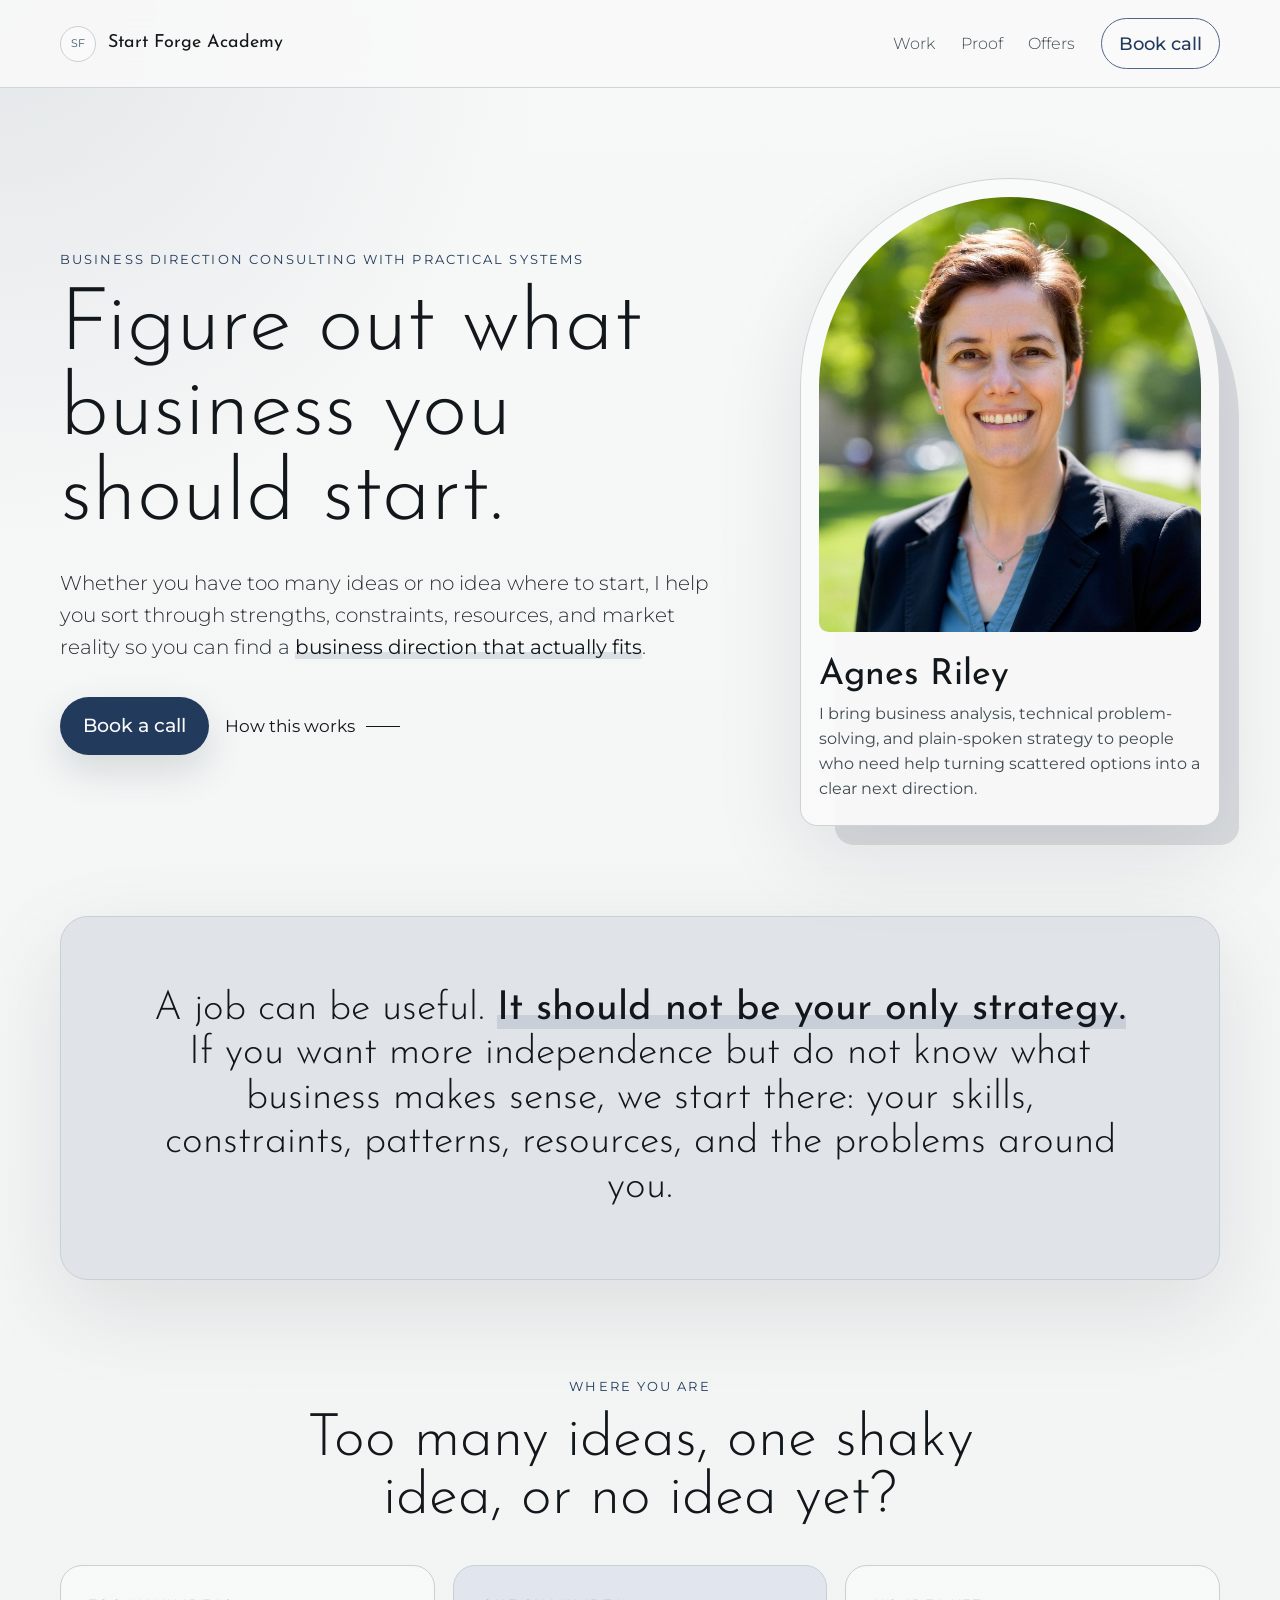
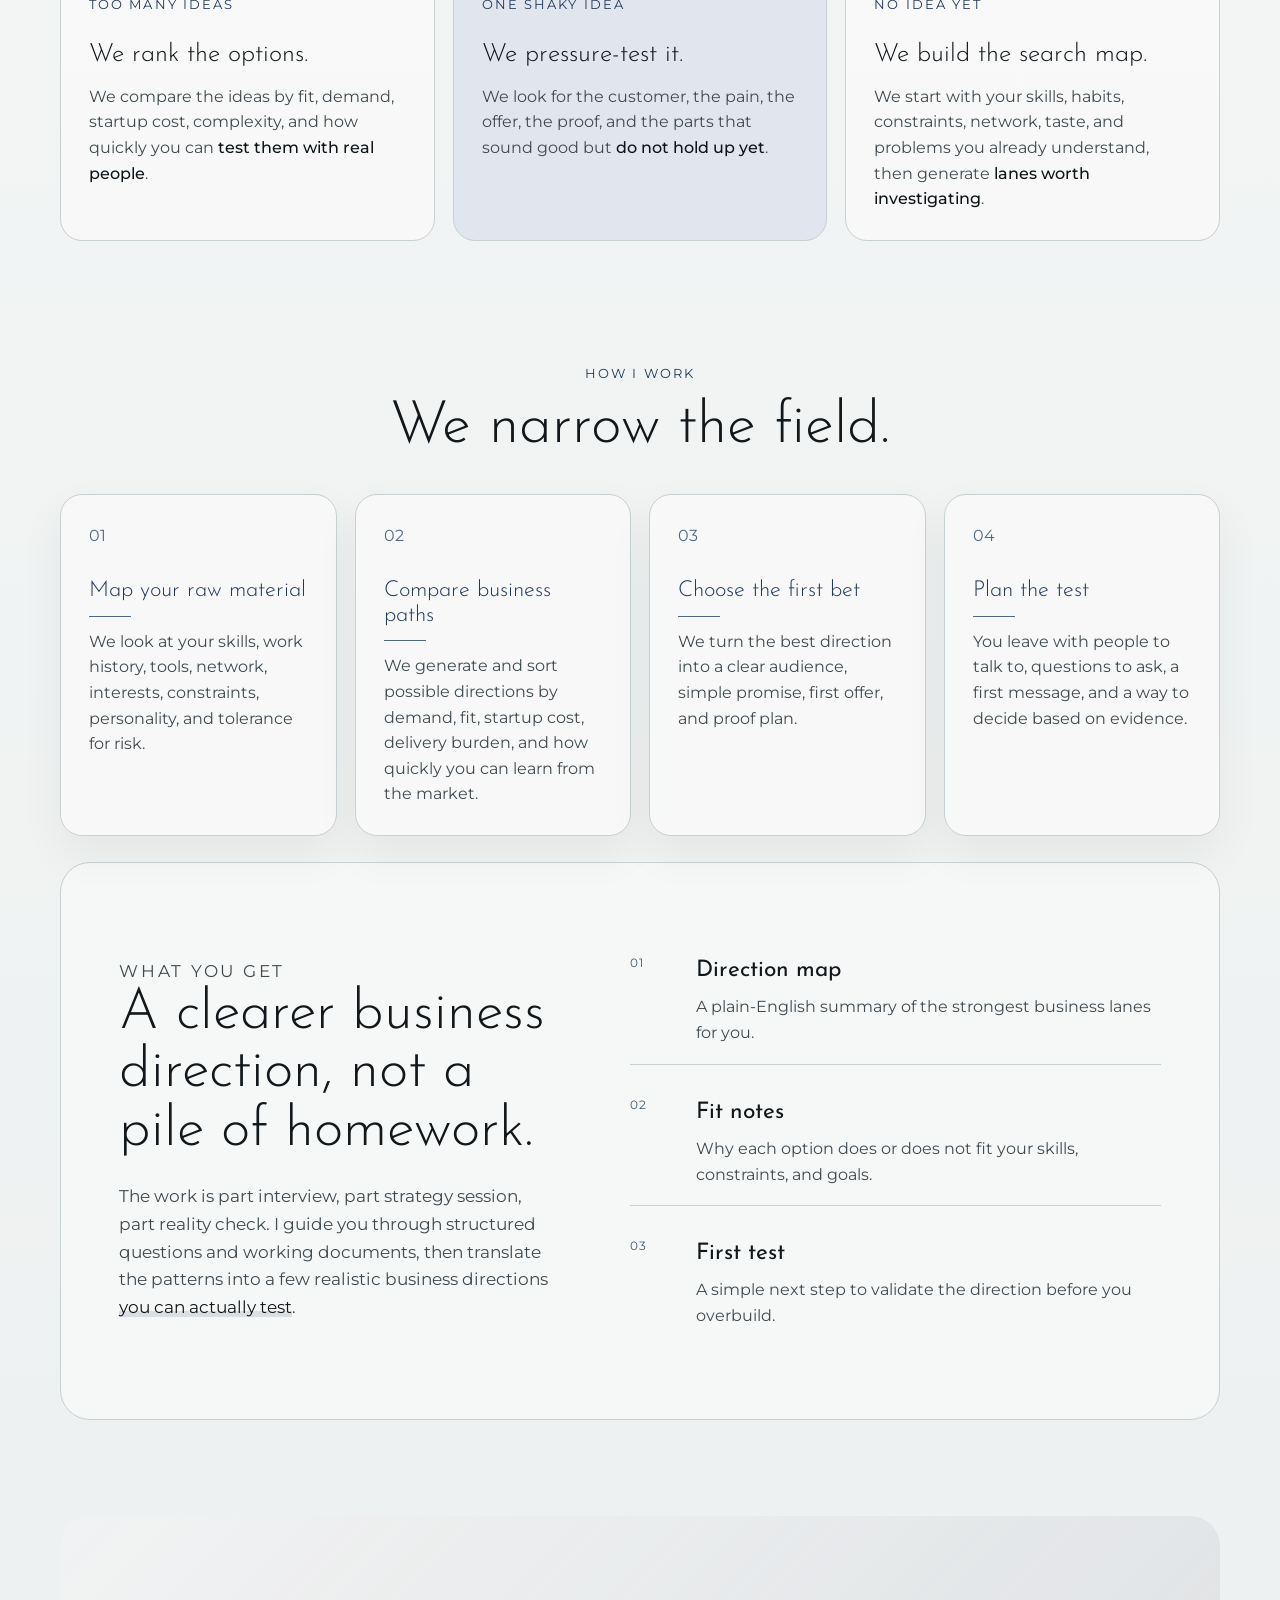
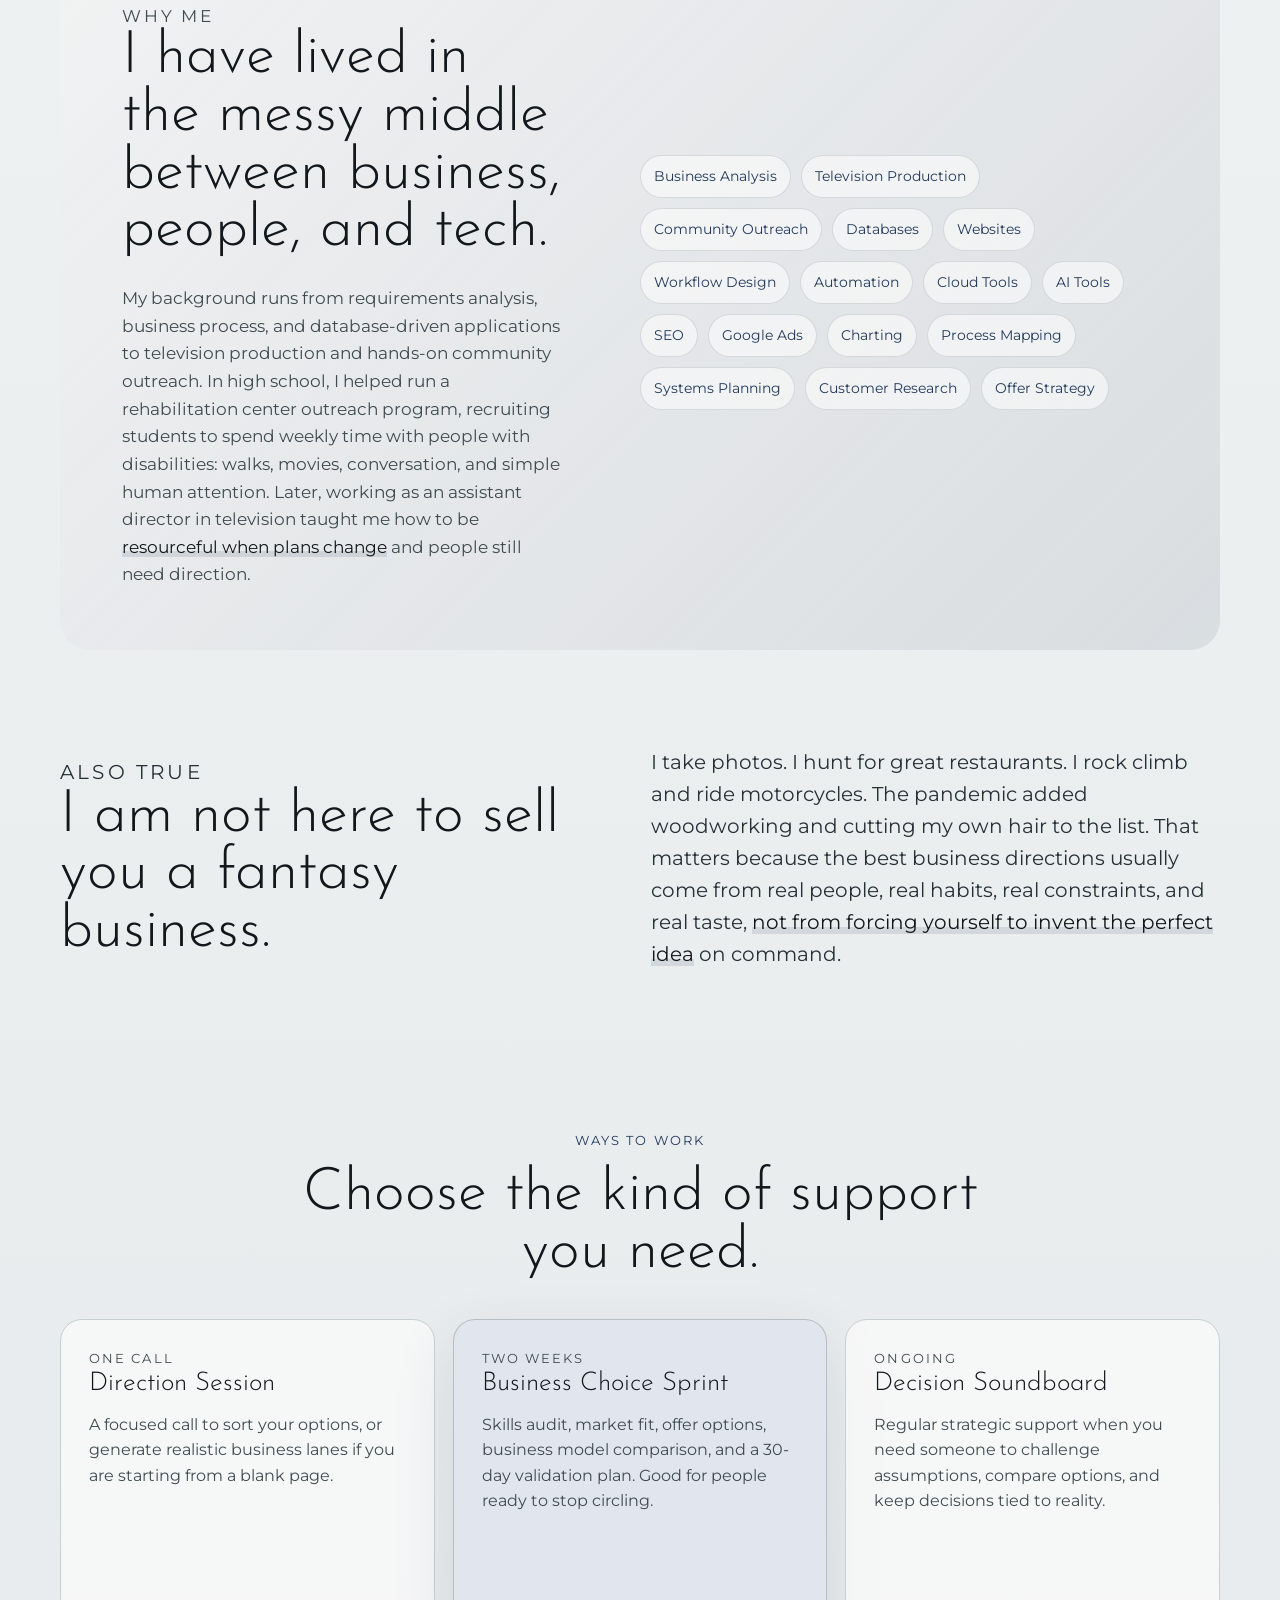
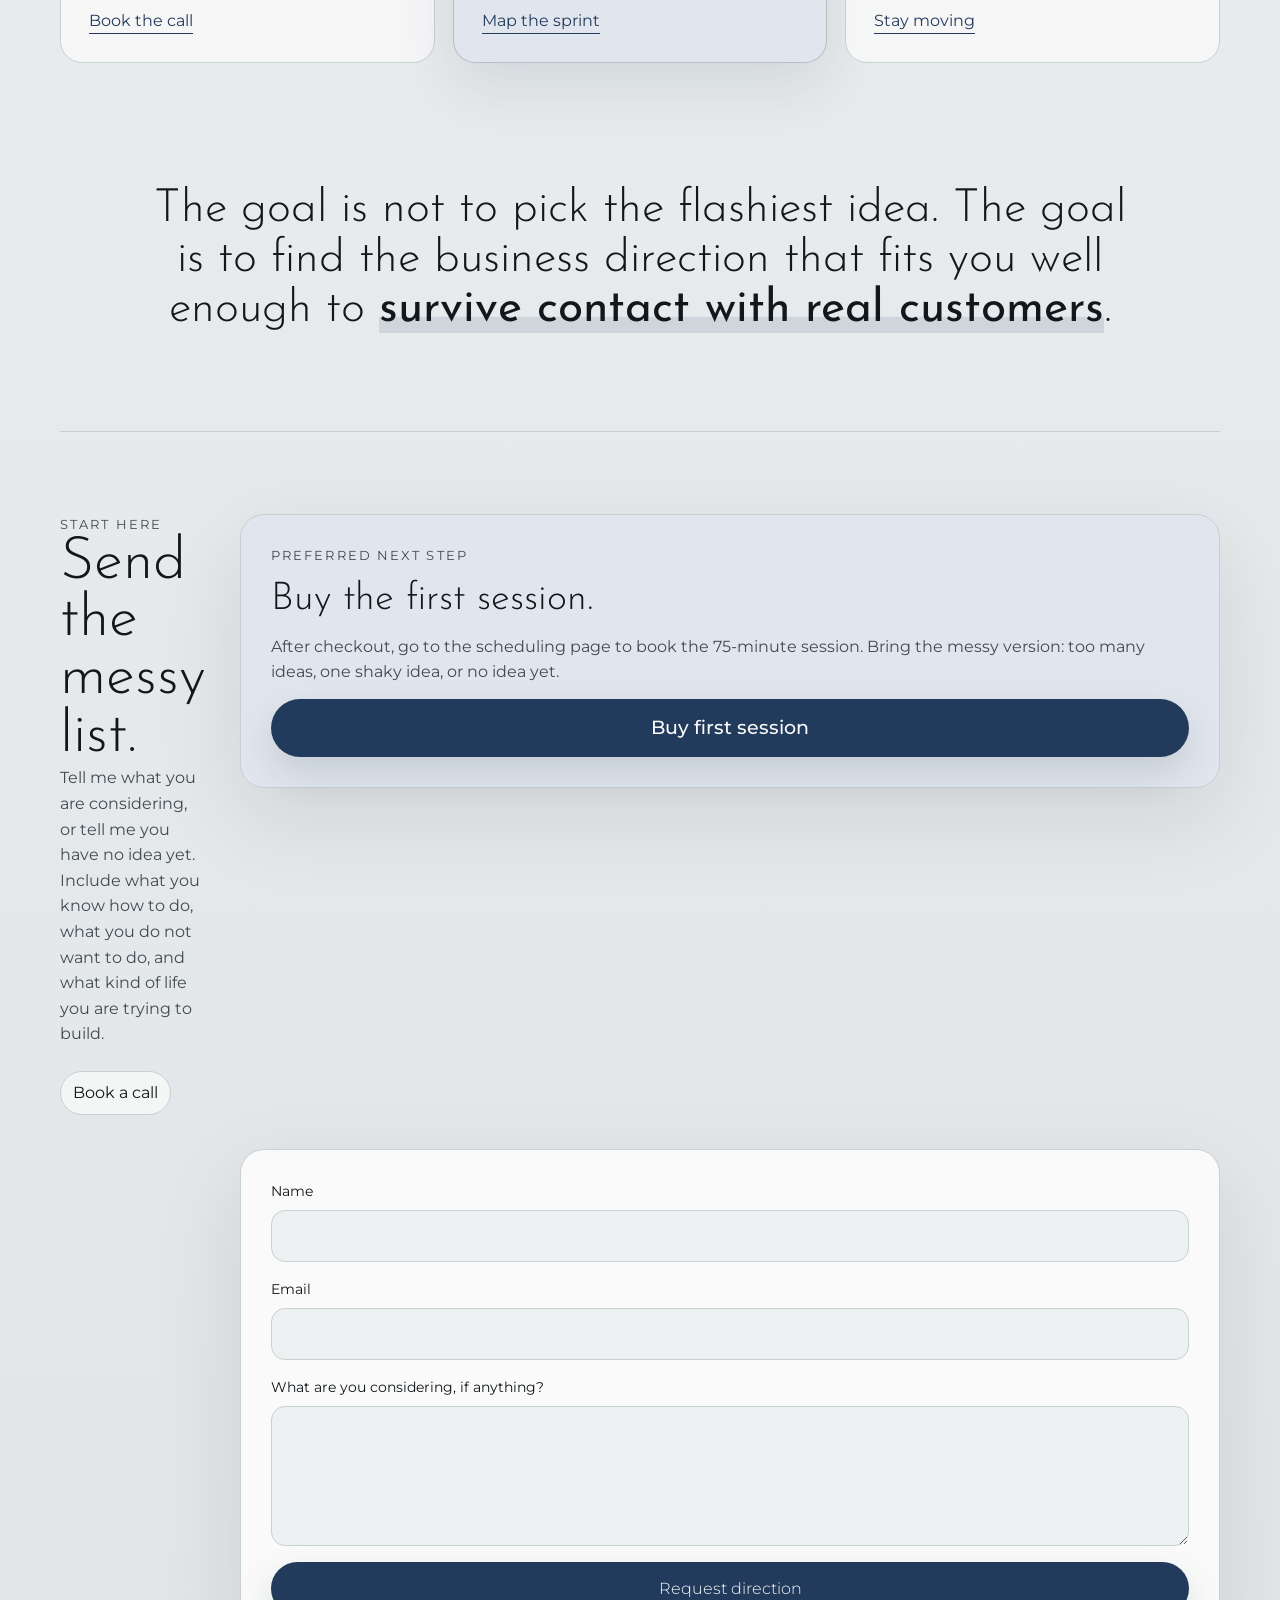
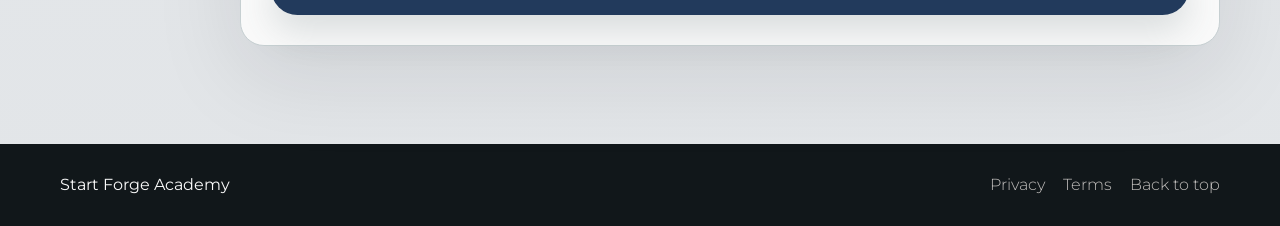
<file: index.html>
<!doctype html>
<html lang="en">
  <head>
    <meta charset="utf-8">
    <meta name="viewport" content="width=device-width, initial-scale=1">
    <title>Start Forge Academy | Figure Out What Business to Start</title>
    <meta
      name="description"
      content="Business direction consulting for people with too many ideas, one shaky idea, or no idea yet. Work with Agnes Riley to choose a realistic business direction."
    >
    <link rel="canonical" href="https://startforge.academy/">
    <meta name="robots" content="index,follow">
    <meta name="theme-color" content="#223a5c">
    <meta property="og:site_name" content="Start Forge Academy">
    <meta property="og:type" content="website">
    <meta property="og:locale" content="en_US">
    <meta property="og:url" content="https://startforge.academy/">
    <meta property="og:title" content="Start Forge Academy | Figure Out What Business to Start">
    <meta
      property="og:description"
      content="Business direction consulting for people with too many ideas, one shaky idea, or no idea yet."
    >
    <meta property="og:image" content="https://startforge.academy/assets/og-start-forge.png">
    <meta property="og:image:secure_url" content="https://startforge.academy/assets/og-start-forge.png">
    <meta property="og:image:type" content="image/png">
    <meta property="og:image:width" content="1200">
    <meta property="og:image:height" content="630">
    <meta property="og:image:alt" content="Start Forge Academy business direction consulting with Agnes Riley">
    <meta name="twitter:card" content="summary_large_image">
    <meta name="twitter:title" content="Start Forge Academy | Figure Out What Business to Start">
    <meta
      name="twitter:description"
      content="Business direction consulting for people with too many ideas, one shaky idea, or no idea yet."
    >
    <meta name="twitter:image" content="https://startforge.academy/assets/og-start-forge.png">
    <link rel="icon" href="/favicon.ico" sizes="any">
    <link rel="icon" href="/assets/favicon.svg" type="image/svg+xml">
    <link rel="icon" href="/assets/favicon-32.png" type="image/png" sizes="32x32">
    <link rel="apple-touch-icon" href="/assets/favicon-180.png">
    <link rel="manifest" href="/site.webmanifest">
    <link rel="preconnect" href="https://fonts.googleapis.com">
    <link rel="preconnect" href="https://fonts.gstatic.com" crossorigin>
    <link
      href="https://fonts.googleapis.com/css2?family=Josefin+Sans:wght@300;400&family=Montserrat:wght@300;400;500&display=swap"
      rel="stylesheet"
    >
    <link rel="preload" href="assets/agnes-riley.jpg" as="image">
    <link rel="stylesheet" href="styles.css">
    <script type="application/ld+json">
      {
        "@context": "https://schema.org",
        "@type": "ProfessionalService",
        "name": "Start Forge Academy",
        "url": "https://startforge.academy/",
        "image": "https://startforge.academy/assets/og-start-forge.png",
        "description": "Business direction consulting for people deciding what business to start.",
        "founder": {
          "@type": "Person",
          "name": "Agnes Riley"
        },
        "areaServed": {
          "@type": "Country",
          "name": "United States"
        },
        "serviceType": [
          "Business direction consulting",
          "Business idea evaluation",
          "Offer strategy",
          "Business validation planning"
        ],
        "priceRange": "$$"
      }
    </script>
  </head>
  <body>
    <header class="site-header" aria-label="Primary navigation">
      <a class="brand" href="#top" aria-label="Start Forge Academy home">
        <span class="brand-mark" aria-hidden="true">SF</span>
        <span>Start Forge Academy</span>
      </a>
      <nav class="nav-links" aria-label="Main">
        <a href="#work">Work</a>
        <a href="#proof">Proof</a>
        <a href="#offers">Offers</a>
        <a class="nav-cta" href="https://buy.stripe.com/eVqcMY9096f96THfgBgIo00" target="_blank" rel="noopener">Book call</a>
      </nav>
    </header>

    <main id="top">
      <section class="hero" aria-labelledby="hero-title">
        <div class="hero-copy">
          <p class="eyebrow">Business direction consulting with practical systems</p>
          <h1 id="hero-title">Figure out what business you should start.</h1>
          <p class="lede">
            Whether you have too many ideas or no idea where to start, I help you sort through
            strengths, constraints, resources, and market reality so you can find a
            <strong>business direction that actually fits</strong>.
          </p>
          <div class="hero-actions" aria-label="Primary actions">
            <a class="button button-primary" href="https://buy.stripe.com/eVqcMY9096f96THfgBgIo00" target="_blank" rel="noopener">Book a call</a>
            <a class="text-action" href="#work">How this works</a>
          </div>
        </div>

        <aside class="profile-card" aria-label="About Agnes Riley">
          <img src="assets/agnes-riley.jpg" alt="Agnes Riley">
          <p class="profile-name">Agnes Riley</p>
          <p>
            I bring business analysis, technical problem-solving, and plain-spoken strategy to
            people who need help turning scattered options into a clear next direction.
          </p>
        </aside>
      </section>

      <section class="note-panel" aria-label="Point of view">
        <p>
          A job can be useful. <strong>It should not be your only strategy.</strong> If you want
          more independence but do not know what business makes sense, we start there: your skills,
          constraints, patterns, resources, and the problems around you.
        </p>
      </section>

      <section class="paths" aria-labelledby="paths-title">
        <div class="section-heading">
          <p class="section-kicker">Where you are</p>
          <h2 id="paths-title">Too many ideas, one shaky idea, or no idea yet?</h2>
        </div>
        <div class="path-grid">
          <article>
            <p class="path-label">Too many ideas</p>
            <h3>We rank the options.</h3>
            <p>
              We compare the ideas by fit, demand, startup cost, complexity, and how quickly you
              can <strong>test them with real people</strong>.
            </p>
          </article>
          <article>
            <p class="path-label">One shaky idea</p>
            <h3>We pressure-test it.</h3>
            <p>
              We look for the customer, the pain, the offer, the proof, and the parts that sound
              good but <strong>do not hold up yet</strong>.
            </p>
          </article>
          <article>
            <p class="path-label">No idea yet</p>
            <h3>We build the search map.</h3>
            <p>
              We start with your skills, habits, constraints, network, taste, and problems you
              already understand, then generate <strong>lanes worth investigating</strong>.
            </p>
          </article>
        </div>
      </section>

      <section class="work" id="work" aria-labelledby="work-title">
        <div class="section-heading">
          <p class="section-kicker">How I work</p>
          <h2 id="work-title">We narrow the field.</h2>
        </div>
        <div class="work-grid">
          <article>
            <span>01</span>
            <h3>Map your raw material</h3>
            <p>
              We look at your skills, work history, tools, network, interests, constraints,
              personality, and tolerance for risk.
            </p>
          </article>
          <article>
            <span>02</span>
            <h3>Compare business paths</h3>
            <p>
              We generate and sort possible directions by demand, fit, startup cost, delivery
              burden, and how quickly you can learn from the market.
            </p>
          </article>
          <article>
            <span>03</span>
            <h3>Choose the first bet</h3>
            <p>
              We turn the best direction into a clear audience, simple promise, first offer, and
              proof plan.
            </p>
          </article>
          <article>
            <span>04</span>
            <h3>Plan the test</h3>
            <p>
              You leave with people to talk to, questions to ask, a first message, and a way to
              decide based on evidence.
            </p>
          </article>
        </div>
      </section>

      <section class="process" aria-labelledby="process-title">
        <div class="process-copy">
          <p class="section-kicker">What you get</p>
          <h2 id="process-title">A clearer business direction, not a pile of homework.</h2>
          <p>
            The work is part interview, part strategy session, part reality check. I guide you
            through structured questions and working documents, then translate the patterns into a
            few realistic business directions <strong>you can actually test</strong>.
          </p>
        </div>
        <div class="process-list" aria-label="Client deliverables">
          <article>
            <span>01</span>
            <h3>Direction map</h3>
            <p>A plain-English summary of the strongest business lanes for you.</p>
          </article>
          <article>
            <span>02</span>
            <h3>Fit notes</h3>
            <p>Why each option does or does not fit your skills, constraints, and goals.</p>
          </article>
          <article>
            <span>03</span>
            <h3>First test</h3>
            <p>A simple next step to validate the direction before you overbuild.</p>
          </article>
        </div>
      </section>

      <section class="proof" id="proof" aria-labelledby="proof-title">
        <div class="proof-copy">
          <p class="section-kicker">Why me</p>
          <h2 id="proof-title">I have lived in the messy middle between business, people, and tech.</h2>
          <p>
            My background runs from requirements analysis, business process, and database-driven
            applications to television production and hands-on community outreach. In high school,
            I helped run a rehabilitation center outreach program, recruiting students to spend
            weekly time with people with disabilities: walks, movies, conversation, and simple
            human attention. Later, working as an assistant director in television taught me how
            to be <strong>resourceful when plans change</strong> and people still need direction.
          </p>
        </div>
        <div class="toolbox" aria-label="Technical background">
          <span>Business Analysis</span>
          <span>Television Production</span>
          <span>Community Outreach</span>
          <span>Databases</span>
          <span>Websites</span>
          <span>Workflow Design</span>
          <span>Automation</span>
          <span>Cloud Tools</span>
          <span>AI Tools</span>
          <span>SEO</span>
          <span>Google Ads</span>
          <span>Charting</span>
          <span>Process Mapping</span>
          <span>Systems Planning</span>
          <span>Customer Research</span>
          <span>Offer Strategy</span>
        </div>
      </section>

      <section class="personal-band" aria-label="Personal details">
        <div>
          <p class="section-kicker">Also true</p>
          <h2>I am not here to sell you a fantasy business.</h2>
        </div>
        <p>
          I take photos. I hunt for great restaurants. I rock climb and ride motorcycles. The
          pandemic added woodworking and cutting my own hair to the list. That matters because the
          best business directions usually come from real people, real habits, real constraints,
          and real taste, <strong>not from forcing yourself to invent the perfect idea</strong> on
          command.
        </p>
      </section>

      <section class="offers" id="offers" aria-labelledby="offers-title">
        <div class="section-heading">
          <p class="section-kicker">Ways to work</p>
          <h2 id="offers-title">Choose the kind of support you need.</h2>
        </div>
        <div class="offer-grid">
          <article class="offer-card">
            <p class="offer-label">One call</p>
            <h3>Direction Session</h3>
            <p>
              A focused call to sort your options, or generate realistic business lanes if you are
              starting from a blank page.
            </p>
            <a href="https://buy.stripe.com/eVqcMY9096f96THfgBgIo00" target="_blank" rel="noopener">Book the call</a>
          </article>
          <article class="offer-card featured-offer">
            <p class="offer-label">Two weeks</p>
            <h3>Business Choice Sprint</h3>
            <p>
              Skills audit, market fit, offer options, business model comparison, and a 30-day
              validation plan. Good for people ready to stop circling.
            </p>
            <a href="https://buy.stripe.com/5kQ9AM4JTeLFb9Xd8tgIo01" target="_blank" rel="noopener">Map the sprint</a>
          </article>
          <article class="offer-card">
            <p class="offer-label">Ongoing</p>
            <h3>Decision Soundboard</h3>
            <p>
              Regular strategic support when you need someone to challenge assumptions, compare
              options, and keep decisions tied to reality.
            </p>
            <a href="https://buy.stripe.com/5kQ00cekt7jda5T8SdgIo02" target="_blank" rel="noopener">Stay moving</a>
          </article>
        </div>
      </section>

      <section class="quote-panel" aria-label="Brand statement">
        <p>
          The goal is not to pick the flashiest idea. The goal is to find the business direction
          that fits you well enough to <strong>survive contact with real customers</strong>.
        </p>
      </section>

      <section class="contact" id="contact" aria-labelledby="contact-title">
        <div class="contact-copy">
          <p class="section-kicker">Start here</p>
          <h2 id="contact-title">Send the messy list.</h2>
          <p>
            Tell me what you are considering, or tell me you have no idea yet. Include what you
            know how to do, what you do not want to do, and what kind of life you are trying to
            build.
          </p>
          <div class="social-links" aria-label="Agnes Riley links">
            <a href="https://buy.stripe.com/eVqcMY9096f96THfgBgIo00" target="_blank" rel="noopener">Book a call</a>
          </div>
        </div>
        <div class="booking-panel">
          <p class="booking-label">Preferred next step</p>
          <h3>Buy the first session.</h3>
          <p>
            After checkout, go to the scheduling page to book the 75-minute session. Bring the
            messy version: too many ideas, one shaky idea, or no idea yet.
          </p>
          <a class="button button-primary" href="https://buy.stripe.com/eVqcMY9096f96THfgBgIo00" target="_blank" rel="noopener">
            Buy first session
          </a>
        </div>
        <form class="contact-form" action="mailto:hello@startforge.academy" method="post" enctype="text/plain">
          <label>
            Name
            <input name="name" autocomplete="name" required>
          </label>
          <label>
            Email
            <input name="email" type="email" autocomplete="email" required>
          </label>
          <label>
            What are you considering, if anything?
            <textarea name="idea" rows="5" required></textarea>
          </label>
          <button class="button button-primary" type="submit">Request direction</button>
        </form>
      </section>
    </main>

    <footer class="site-footer">
      <p>Start Forge Academy</p>
      <div class="footer-links" aria-label="Footer links">
        <a href="privacy.html">Privacy</a>
        <a href="terms.html">Terms</a>
        <a href="#top">Back to top</a>
      </div>
    </footer>
  </body>
</html>
</file>
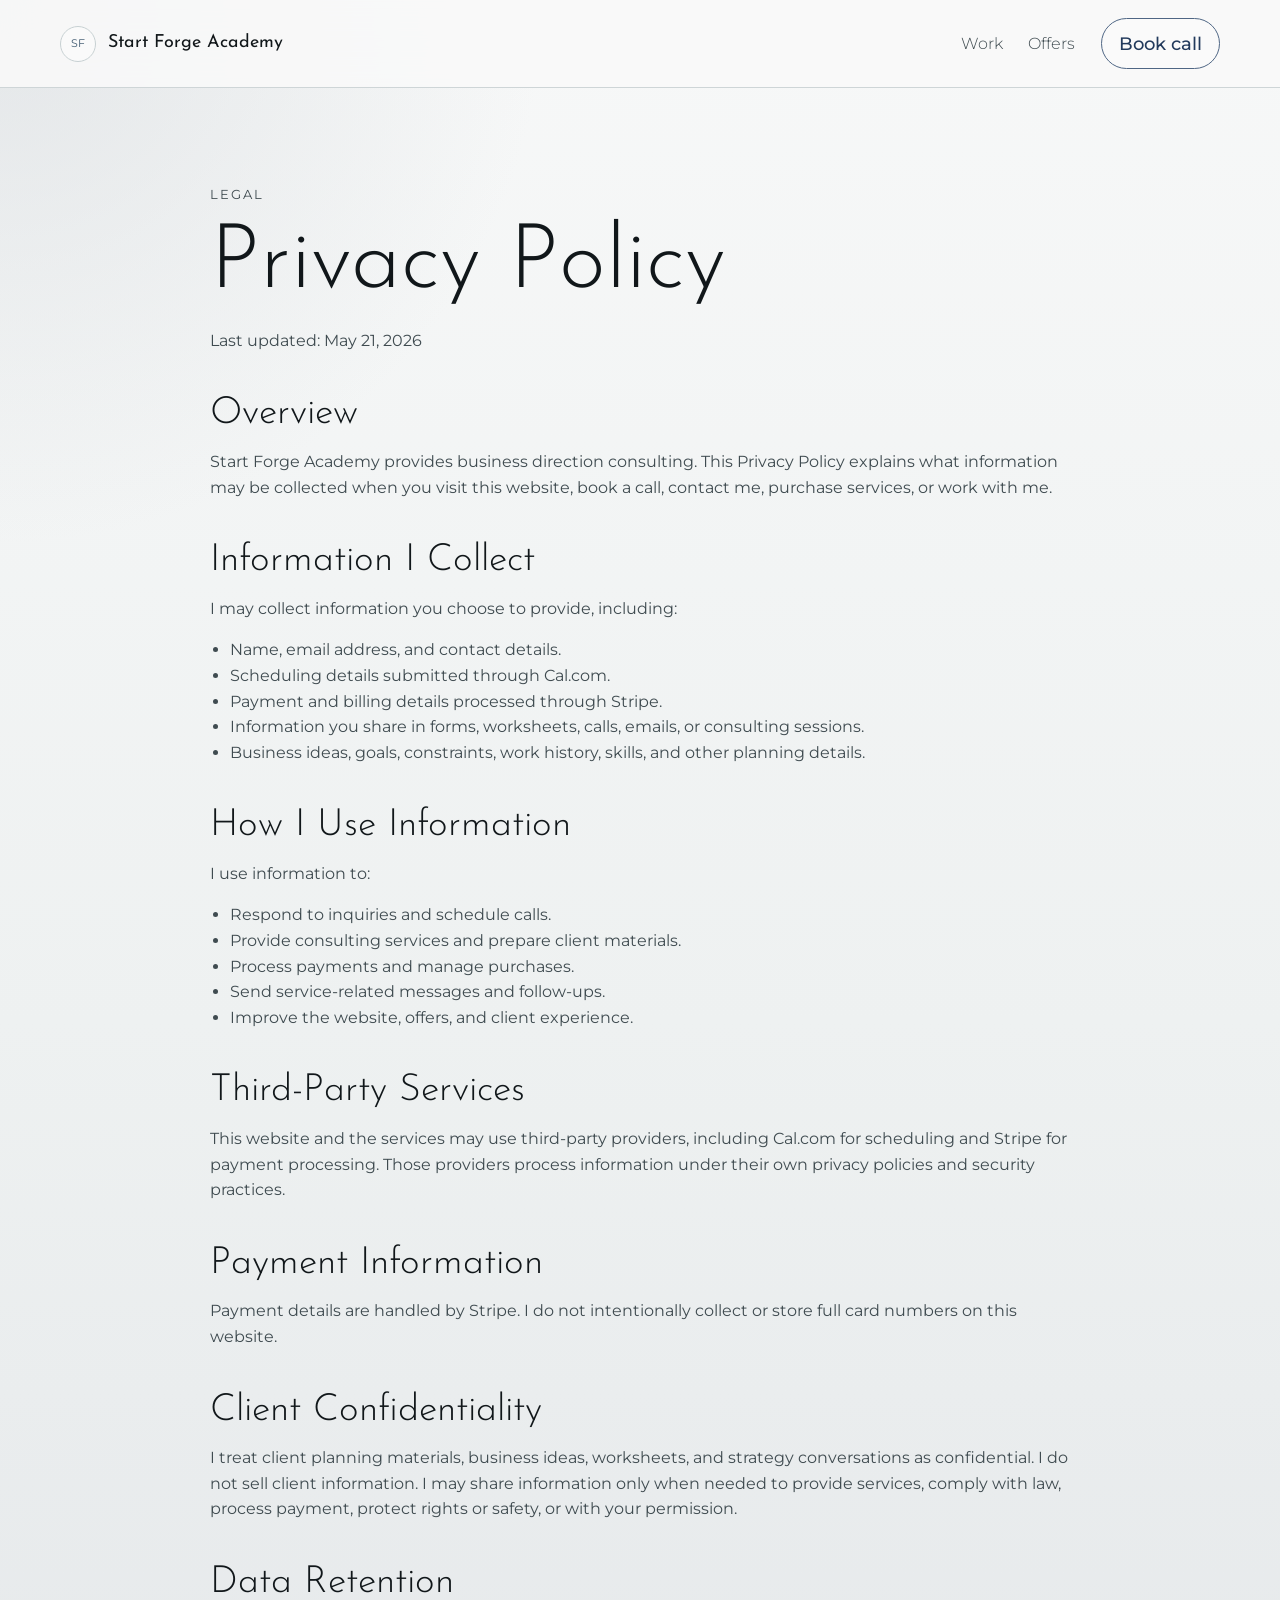
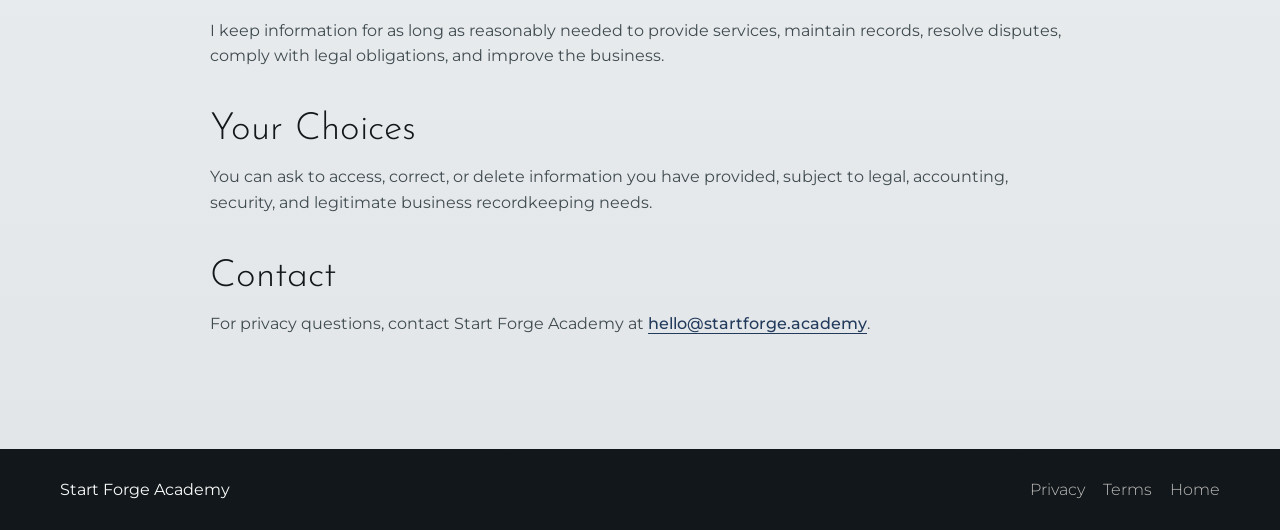
<file: privacy.html>
<!doctype html>
<html lang="en">
  <head>
    <meta charset="utf-8">
    <meta name="viewport" content="width=device-width, initial-scale=1">
    <title>Privacy Policy | Start Forge Academy</title>
    <meta
      name="description"
      content="Privacy Policy for Start Forge Academy business direction consulting."
    >
    <link rel="canonical" href="https://startforge.academy/privacy.html">
    <meta name="robots" content="noindex,follow">
    <meta name="theme-color" content="#223a5c">
    <link rel="icon" href="/favicon.ico" sizes="any">
    <link rel="icon" href="/assets/favicon.svg" type="image/svg+xml">
    <link rel="icon" href="/assets/favicon-32.png" type="image/png" sizes="32x32">
    <link rel="apple-touch-icon" href="/assets/favicon-180.png">
    <link rel="manifest" href="/site.webmanifest">
    <link rel="preconnect" href="https://fonts.googleapis.com">
    <link rel="preconnect" href="https://fonts.gstatic.com" crossorigin>
    <link
      href="https://fonts.googleapis.com/css2?family=Josefin+Sans:wght@300;400&family=Montserrat:wght@300;400;500&display=swap"
      rel="stylesheet"
    >
    <link rel="stylesheet" href="styles.css">
  </head>
  <body>
    <header class="site-header" aria-label="Primary navigation">
      <a class="brand" href="index.html#top" aria-label="Start Forge Academy home">
        <span class="brand-mark" aria-hidden="true">SF</span>
        <span>Start Forge Academy</span>
      </a>
      <nav class="nav-links" aria-label="Main">
        <a href="index.html#work">Work</a>
        <a href="index.html#offers">Offers</a>
        <a class="nav-cta" href="https://buy.stripe.com/eVqcMY9096f96THfgBgIo00" target="_blank" rel="noopener">Book call</a>
      </nav>
    </header>

    <main class="legal-page">
      <p class="section-kicker">Legal</p>
      <h1>Privacy Policy</h1>
      <p class="legal-updated">Last updated: May 21, 2026</p>

      <section>
        <h2>Overview</h2>
        <p>
          Start Forge Academy provides business direction consulting. This Privacy Policy explains
          what information may be collected when you visit this website, book a call, contact me,
          purchase services, or work with me.
        </p>
      </section>

      <section>
        <h2>Information I Collect</h2>
        <p>I may collect information you choose to provide, including:</p>
        <ul>
          <li>Name, email address, and contact details.</li>
          <li>Scheduling details submitted through Cal.com.</li>
          <li>Payment and billing details processed through Stripe.</li>
          <li>Information you share in forms, worksheets, calls, emails, or consulting sessions.</li>
          <li>Business ideas, goals, constraints, work history, skills, and other planning details.</li>
        </ul>
      </section>

      <section>
        <h2>How I Use Information</h2>
        <p>I use information to:</p>
        <ul>
          <li>Respond to inquiries and schedule calls.</li>
          <li>Provide consulting services and prepare client materials.</li>
          <li>Process payments and manage purchases.</li>
          <li>Send service-related messages and follow-ups.</li>
          <li>Improve the website, offers, and client experience.</li>
        </ul>
      </section>

      <section>
        <h2>Third-Party Services</h2>
        <p>
          This website and the services may use third-party providers, including Cal.com for
          scheduling and Stripe for payment processing. Those providers process information under
          their own privacy policies and security practices.
        </p>
      </section>

      <section>
        <h2>Payment Information</h2>
        <p>
          Payment details are handled by Stripe. I do not intentionally collect or store full card
          numbers on this website.
        </p>
      </section>

      <section>
        <h2>Client Confidentiality</h2>
        <p>
          I treat client planning materials, business ideas, worksheets, and strategy conversations
          as confidential. I do not sell client information. I may share information only when
          needed to provide services, comply with law, process payment, protect rights or safety,
          or with your permission.
        </p>
      </section>

      <section>
        <h2>Data Retention</h2>
        <p>
          I keep information for as long as reasonably needed to provide services, maintain records,
          resolve disputes, comply with legal obligations, and improve the business.
        </p>
      </section>

      <section>
        <h2>Your Choices</h2>
        <p>
          You can ask to access, correct, or delete information you have provided, subject to legal,
          accounting, security, and legitimate business recordkeeping needs.
        </p>
      </section>

      <section>
        <h2>Contact</h2>
        <p>
          For privacy questions, contact Start Forge Academy at
          <a href="mailto:hello@startforge.academy">hello@startforge.academy</a>.
        </p>
      </section>
    </main>

    <footer class="site-footer">
      <p>Start Forge Academy</p>
      <div class="footer-links" aria-label="Footer links">
        <a href="privacy.html">Privacy</a>
        <a href="terms.html">Terms</a>
        <a href="index.html#top">Home</a>
      </div>
    </footer>
  </body>
</html>
</file>
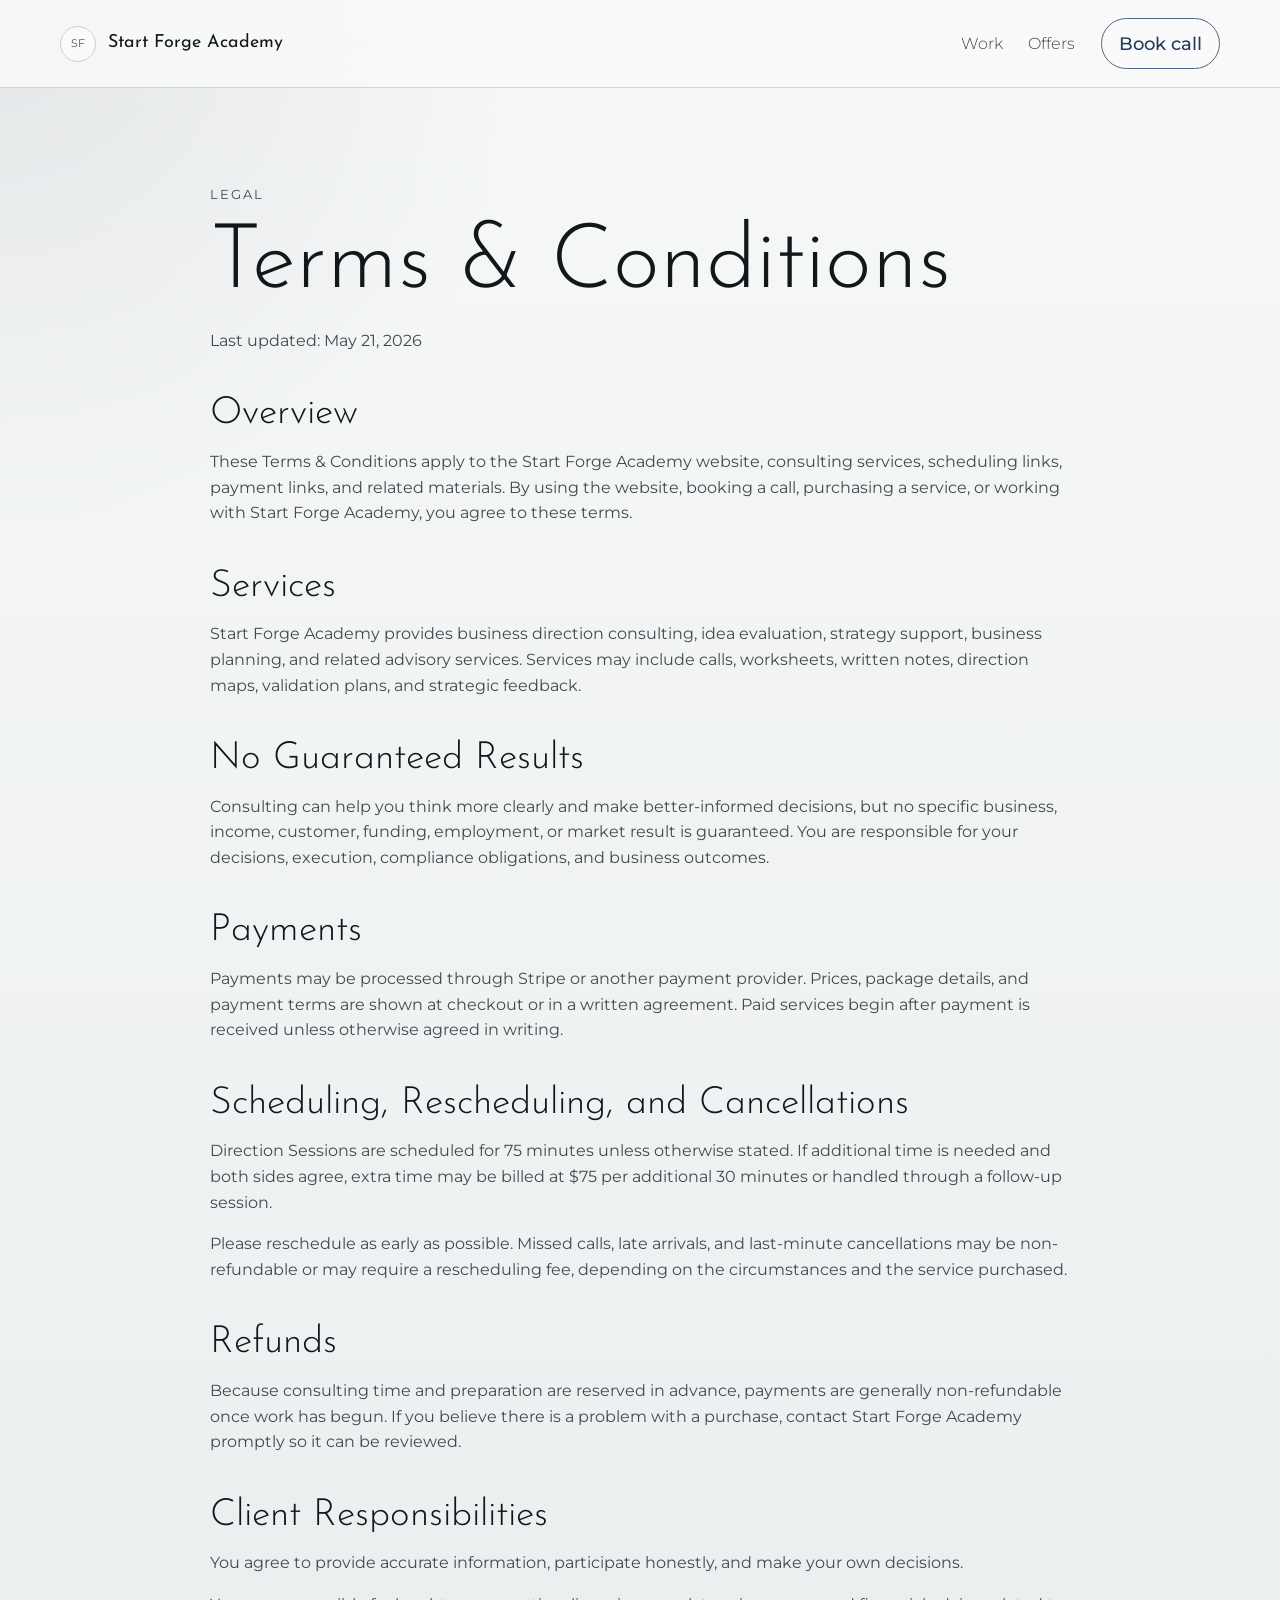
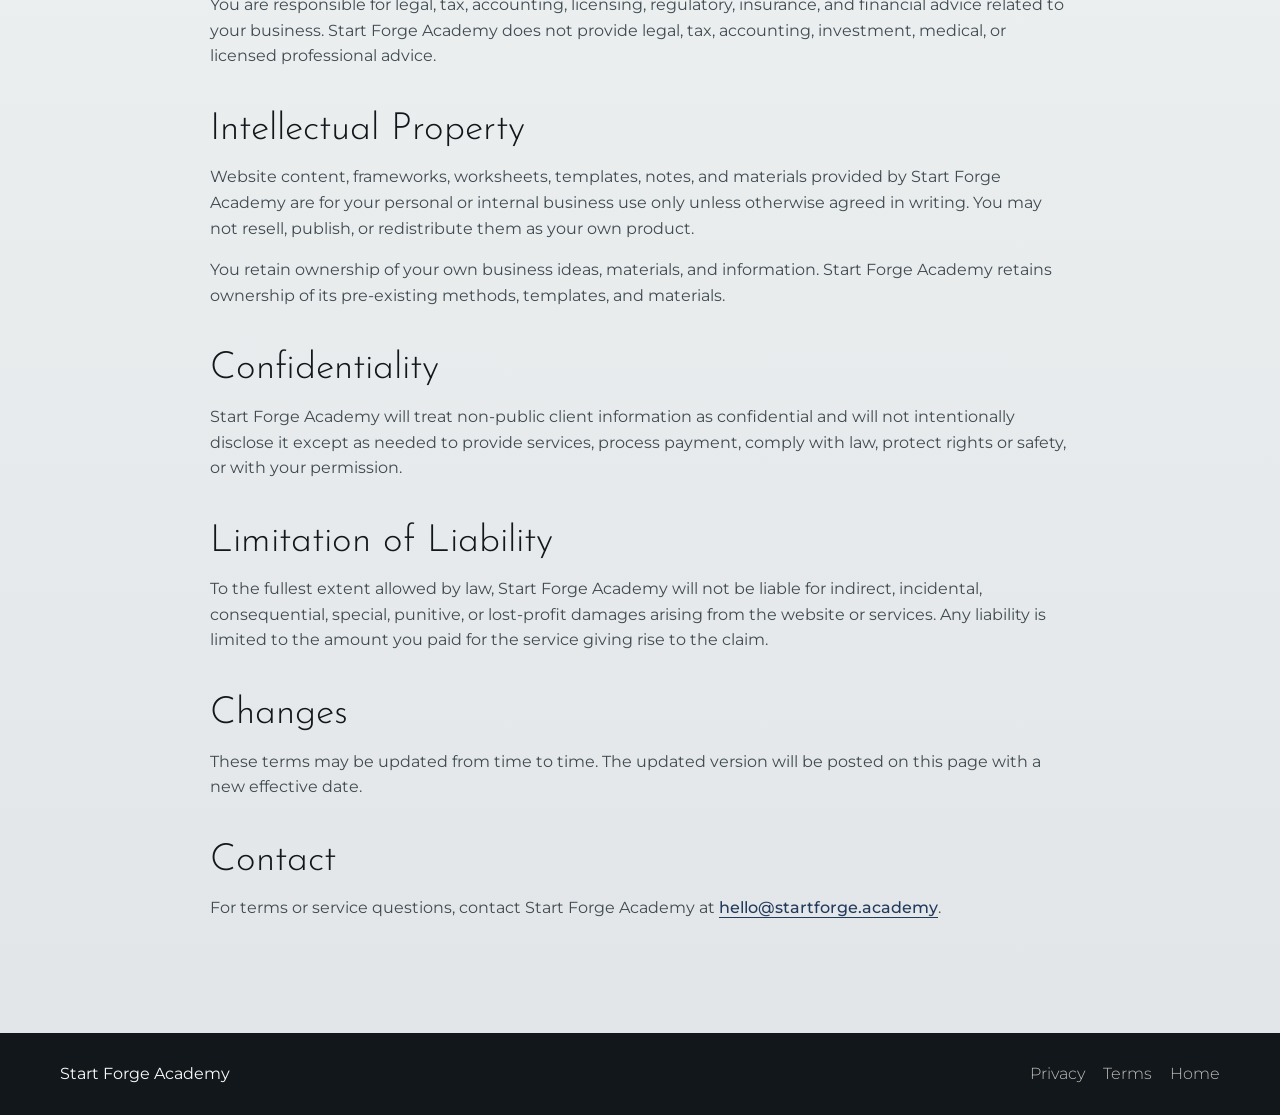
<file: terms.html>
<!doctype html>
<html lang="en">
  <head>
    <meta charset="utf-8">
    <meta name="viewport" content="width=device-width, initial-scale=1">
    <title>Terms & Conditions | Start Forge Academy</title>
    <meta
      name="description"
      content="Terms and Conditions for Start Forge Academy business direction consulting."
    >
    <link rel="canonical" href="https://startforge.academy/terms.html">
    <meta name="robots" content="noindex,follow">
    <meta name="theme-color" content="#223a5c">
    <link rel="icon" href="/favicon.ico" sizes="any">
    <link rel="icon" href="/assets/favicon.svg" type="image/svg+xml">
    <link rel="icon" href="/assets/favicon-32.png" type="image/png" sizes="32x32">
    <link rel="apple-touch-icon" href="/assets/favicon-180.png">
    <link rel="manifest" href="/site.webmanifest">
    <link rel="preconnect" href="https://fonts.googleapis.com">
    <link rel="preconnect" href="https://fonts.gstatic.com" crossorigin>
    <link
      href="https://fonts.googleapis.com/css2?family=Josefin+Sans:wght@300;400&family=Montserrat:wght@300;400;500&display=swap"
      rel="stylesheet"
    >
    <link rel="stylesheet" href="styles.css">
  </head>
  <body>
    <header class="site-header" aria-label="Primary navigation">
      <a class="brand" href="index.html#top" aria-label="Start Forge Academy home">
        <span class="brand-mark" aria-hidden="true">SF</span>
        <span>Start Forge Academy</span>
      </a>
      <nav class="nav-links" aria-label="Main">
        <a href="index.html#work">Work</a>
        <a href="index.html#offers">Offers</a>
        <a class="nav-cta" href="https://buy.stripe.com/eVqcMY9096f96THfgBgIo00" target="_blank" rel="noopener">Book call</a>
      </nav>
    </header>

    <main class="legal-page">
      <p class="section-kicker">Legal</p>
      <h1>Terms & Conditions</h1>
      <p class="legal-updated">Last updated: May 21, 2026</p>

      <section>
        <h2>Overview</h2>
        <p>
          These Terms & Conditions apply to the Start Forge Academy website, consulting services,
          scheduling links, payment links, and related materials. By using the website, booking a
          call, purchasing a service, or working with Start Forge Academy, you agree to these terms.
        </p>
      </section>

      <section>
        <h2>Services</h2>
        <p>
          Start Forge Academy provides business direction consulting, idea evaluation, strategy
          support, business planning, and related advisory services. Services may include calls,
          worksheets, written notes, direction maps, validation plans, and strategic feedback.
        </p>
      </section>

      <section>
        <h2>No Guaranteed Results</h2>
        <p>
          Consulting can help you think more clearly and make better-informed decisions, but no
          specific business, income, customer, funding, employment, or market result is guaranteed.
          You are responsible for your decisions, execution, compliance obligations, and business
          outcomes.
        </p>
      </section>

      <section>
        <h2>Payments</h2>
        <p>
          Payments may be processed through Stripe or another payment provider. Prices, package
          details, and payment terms are shown at checkout or in a written agreement. Paid services
          begin after payment is received unless otherwise agreed in writing.
        </p>
      </section>

      <section>
        <h2>Scheduling, Rescheduling, and Cancellations</h2>
        <p>
          Direction Sessions are scheduled for 75 minutes unless otherwise stated. If additional
          time is needed and both sides agree, extra time may be billed at $75 per additional
          30 minutes or handled through a follow-up session.
        </p>
        <p>
          Please reschedule as early as possible. Missed calls, late arrivals, and last-minute
          cancellations may be non-refundable or may require a rescheduling fee, depending on the
          circumstances and the service purchased.
        </p>
      </section>

      <section>
        <h2>Refunds</h2>
        <p>
          Because consulting time and preparation are reserved in advance, payments are generally
          non-refundable once work has begun. If you believe there is a problem with a purchase,
          contact Start Forge Academy promptly so it can be reviewed.
        </p>
      </section>

      <section>
        <h2>Client Responsibilities</h2>
        <p>You agree to provide accurate information, participate honestly, and make your own decisions.</p>
        <p>
          You are responsible for legal, tax, accounting, licensing, regulatory, insurance, and
          financial advice related to your business. Start Forge Academy does not provide legal,
          tax, accounting, investment, medical, or licensed professional advice.
        </p>
      </section>

      <section>
        <h2>Intellectual Property</h2>
        <p>
          Website content, frameworks, worksheets, templates, notes, and materials provided by Start
          Forge Academy are for your personal or internal business use only unless otherwise agreed
          in writing. You may not resell, publish, or redistribute them as your own product.
        </p>
        <p>
          You retain ownership of your own business ideas, materials, and information. Start Forge
          Academy retains ownership of its pre-existing methods, templates, and materials.
        </p>
      </section>

      <section>
        <h2>Confidentiality</h2>
        <p>
          Start Forge Academy will treat non-public client information as confidential and will not
          intentionally disclose it except as needed to provide services, process payment, comply
          with law, protect rights or safety, or with your permission.
        </p>
      </section>

      <section>
        <h2>Limitation of Liability</h2>
        <p>
          To the fullest extent allowed by law, Start Forge Academy will not be liable for indirect,
          incidental, consequential, special, punitive, or lost-profit damages arising from the
          website or services. Any liability is limited to the amount you paid for the service giving
          rise to the claim.
        </p>
      </section>

      <section>
        <h2>Changes</h2>
        <p>
          These terms may be updated from time to time. The updated version will be posted on this
          page with a new effective date.
        </p>
      </section>

      <section>
        <h2>Contact</h2>
        <p>
          For terms or service questions, contact Start Forge Academy at
          <a href="mailto:hello@startforge.academy">hello@startforge.academy</a>.
        </p>
      </section>
    </main>

    <footer class="site-footer">
      <p>Start Forge Academy</p>
      <div class="footer-links" aria-label="Footer links">
        <a href="privacy.html">Privacy</a>
        <a href="terms.html">Terms</a>
        <a href="index.html#top">Home</a>
      </div>
    </footer>
  </body>
</html>
</file>
<file: styles.css>
:root {
  --ink: #11171a;
  --text: #263136;
  --muted: #3f4b50;
  --paper: #eef1f1;
  --paper-deep: #d9dde0;
  --white: #fafafa;
  --line: #c7d0d2;
  --accent: #4f6684;
  --accent-dark: #223a5c;
  --rose: #536b82;
  --clay: #405a70;
  --sand: #e3e5e7;
  --font-heading: "Josefin Sans", ui-sans-serif, system-ui, sans-serif;
  --font-body: "Montserrat", ui-sans-serif, system-ui, -apple-system, BlinkMacSystemFont, "Segoe UI",
    sans-serif;
  --max: 1160px;
  --shadow: 0 28px 90px rgba(17, 23, 26, 0.1);
}

* {
  box-sizing: border-box;
}

html {
  scroll-behavior: smooth;
}

body {
  margin: 0;
  color: var(--text);
  background:
    radial-gradient(circle at top left, rgba(217, 221, 224, 0.65), transparent 34rem),
    linear-gradient(180deg, #f7f8f8 0%, var(--paper) 48%, #e2e5e8 100%);
  font-family: var(--font-body);
  font-weight: 300;
  line-height: 1.6;
}

img {
  display: block;
  max-width: 100%;
}

a {
  color: inherit;
  text-decoration: none;
}

strong {
  color: var(--ink);
  font-weight: 400;
}

.path-grid strong,
.work-grid strong,
.offer-card strong,
.process-list strong {
  color: #0d1518;
  font-weight: 500;
}

.lede strong,
.note-panel strong,
.quote-panel strong,
.process-copy strong,
.proof-copy strong,
.personal-band strong,
.contact-copy strong {
  box-shadow: inset 0 -0.35em 0 rgba(79, 102, 132, 0.16);
}

.site-header {
  position: sticky;
  z-index: 20;
  top: 0;
  display: flex;
  align-items: center;
  justify-content: space-between;
  gap: 24px;
  padding: 18px max(22px, calc((100vw - var(--max)) / 2));
  border-bottom: 1px solid rgba(199, 208, 210, 0.86);
  background: rgba(250, 250, 250, 0.86);
  backdrop-filter: blur(18px);
}

.brand,
.nav-links {
  display: flex;
  align-items: center;
}

.brand {
  gap: 12px;
  color: var(--ink);
  font-family: var(--font-heading);
  font-size: 1.12rem;
  font-weight: 400;
  letter-spacing: 0;
  white-space: nowrap;
}

.brand-mark {
  display: inline-grid;
  width: 36px;
  height: 36px;
  place-items: center;
  border: 1px solid var(--line);
  border-radius: 50%;
  background: var(--white);
  color: var(--clay);
  font-family: var(--font-body);
  font-size: 0.7rem;
  font-weight: 400;
}

.nav-links {
  gap: clamp(14px, 2vw, 30px);
  color: var(--muted);
  font-size: 0.98rem;
  font-weight: 300;
}

.nav-links a:hover,
.nav-links a:focus-visible {
  color: var(--ink);
}

.nav-cta {
  min-width: 78px;
  padding: 10px 17px;
  border: 1px solid var(--accent);
  border-radius: 999px;
  color: var(--accent-dark);
  background: rgba(250, 250, 250, 0.78);
  font-size: 1.14rem;
  font-weight: 500;
  text-align: center;
}

.hero,
.note-panel,
.paths,
.work,
.process,
.proof,
.personal-band,
.offers,
.quote-panel,
.contact {
  width: min(var(--max), calc(100% - 40px));
  margin-inline: auto;
}

.hero {
  display: grid;
  grid-template-columns: minmax(0, 1fr) minmax(300px, 420px);
  gap: clamp(40px, 7vw, 98px);
  align-items: center;
  min-height: calc(100svh - 74px);
  padding: clamp(56px, 7vw, 92px) 0;
}

.eyebrow,
.section-kicker,
.offer-label,
.booking-label,
.path-label {
  margin: 0 0 15px;
  color: var(--accent-dark);
  font-size: 0.82rem;
  font-weight: 400;
  letter-spacing: 0.16em;
  text-transform: uppercase;
}

.hero h1,
.section-heading h2,
.proof-copy h2,
.personal-band h2,
.contact-copy h2 {
  margin: 0;
  color: var(--ink);
  font-family: var(--font-heading);
  font-weight: 300;
  letter-spacing: 0;
  line-height: 0.98;
}

.hero h1 {
  max-width: 820px;
  font-size: clamp(3.15rem, 6.8vw, 6.45rem);
  font-weight: 300;
}

.lede {
  max-width: 660px;
  margin: 26px 0 0;
  color: var(--text);
  font-size: clamp(1.08rem, 1.65vw, 1.26rem);
}

.hero-actions {
  display: flex;
  flex-wrap: wrap;
  gap: 16px;
  align-items: center;
  margin-top: 34px;
}

.button {
  display: inline-flex;
  min-height: 50px;
  align-items: center;
  justify-content: center;
  border: 1px solid transparent;
  border-radius: 999px;
  padding: 13px 22px;
  font-size: 1.18rem;
  font-weight: 500;
  text-align: center;
  transition:
    transform 150ms ease,
    background 150ms ease,
    border-color 150ms ease;
}

.button:hover,
.button:focus-visible {
  transform: translateY(-2px);
}

.button-primary {
  color: var(--white);
  background: var(--accent-dark);
  box-shadow: 0 16px 36px rgba(68, 88, 93, 0.18);
}

.button-primary:hover,
.button-primary:focus-visible {
  background: #192f4d;
}

.text-action {
  display: inline-flex;
  align-items: center;
  gap: 11px;
  color: var(--ink);
  font-size: 1.04rem;
  font-weight: 400;
}

.text-action::after {
  width: 34px;
  height: 1px;
  background: currentColor;
  content: "";
  transition: width 150ms ease;
}

.text-action:hover::after,
.text-action:focus-visible::after {
  width: 46px;
}

.profile-card {
  position: relative;
  padding: 18px 18px 24px;
  border: 1px solid rgba(199, 208, 210, 0.9);
  border-radius: 220px 220px 18px 18px;
  background: rgba(250, 250, 250, 0.9);
  box-shadow: var(--shadow);
}

.profile-card::before {
  position: absolute;
  z-index: -1;
  content: "";
  inset: 40px -20px -20px 34px;
  border-radius: 220px 220px 20px 20px;
  background: var(--paper-deep);
}

.profile-card img {
  width: 100%;
  aspect-ratio: 1 / 1.14;
  border-radius: 200px 200px 10px 10px;
  object-fit: cover;
}

.profile-card p:last-child {
  margin: 0;
  color: var(--muted);
  font-size: 0.97rem;
  font-weight: 400;
}

.profile-name {
  margin: 26px 0 8px;
  color: var(--ink);
  font-family: var(--font-heading);
  font-size: clamp(1.7rem, 2.8vw, 2.35rem);
  font-weight: 400;
  line-height: 1;
}

.note-panel {
  padding: clamp(34px, 6vw, 70px);
  border: 1px solid var(--line);
  border-radius: 28px;
  background: #e0e4e8;
  box-shadow: var(--shadow);
}

.note-panel p {
  max-width: 980px;
  margin: 0 auto;
  color: var(--ink);
  font-family: var(--font-heading);
  font-size: clamp(1.55rem, 3.1vw, 2.65rem);
  font-weight: 300;
  line-height: 1.12;
  text-align: center;
}

.paths,
.work,
.offers {
  padding: 96px 0 26px;
}

.section-heading {
  max-width: 740px;
  margin: 0 auto 38px;
  text-align: center;
}

.section-heading h2,
.proof-copy h2,
.personal-band h2,
.contact-copy h2 {
  font-size: clamp(2.25rem, 4.6vw, 4.15rem);
}

.path-grid,
.work-grid,
.offer-grid {
  display: grid;
  gap: 18px;
}

.path-grid {
  grid-template-columns: repeat(3, 1fr);
}

.work-grid {
  grid-template-columns: repeat(4, 1fr);
}

.path-grid article,
.work-grid article,
.offer-card {
  min-height: 292px;
  padding: 28px;
  border: 1px solid var(--line);
  border-radius: 22px;
  background: rgba(250, 250, 250, 0.78);
}

.path-grid article {
  min-height: 274px;
}

.path-grid article:nth-child(2) {
  background: #e1e6ee;
}

.path-label {
  margin: 0 0 26px;
}

.path-grid h3 {
  margin: 0 0 14px;
  color: var(--ink);
  font-family: var(--font-heading);
  font-size: 1.58rem;
  font-weight: 300;
  line-height: 1.12;
}

.path-grid p:last-child {
  margin: 0;
  color: var(--muted);
  font-weight: 400;
}

.work-grid article {
  box-shadow: 0 18px 46px rgba(17, 23, 26, 0.055);
}

.work-grid span {
  color: var(--rose);
  font-weight: 400;
}

.work-grid h3,
.offer-card h3 {
  margin: 30px 0 12px;
  color: var(--ink);
  font-family: var(--font-heading);
  font-size: 1.34rem;
  font-weight: 300;
  line-height: 1.16;
}

.work-grid h3 {
  position: relative;
  width: fit-content;
  color: #223a5c;
  font-size: 1.38rem;
  font-weight: 300;
  line-height: 1.12;
}

.work-grid h3::after {
  display: block;
  width: 42px;
  height: 1px;
  margin-top: 12px;
  background: #4f6684;
  content: "";
}

.work-grid p,
.offer-card p,
.process-copy p,
.process-list p,
.proof-copy p,
.personal-band p,
.contact-copy p {
  margin: 0;
  color: var(--muted);
  font-weight: 400;
}

.process {
  display: grid;
  grid-template-columns: minmax(280px, 0.9fr) minmax(320px, 1.1fr);
  gap: clamp(34px, 6vw, 76px);
  align-items: start;
  padding: 72px clamp(26px, 5vw, 58px);
  border: 1px solid var(--line);
  border-radius: 30px;
  background: rgba(250, 250, 250, 0.7);
}

.process-copy h2 {
  margin: 0;
  color: var(--ink);
  font-family: var(--font-heading);
  font-size: clamp(2.25rem, 4.4vw, 4rem);
  font-weight: 300;
  line-height: 1.04;
}

.process-copy p {
  margin-top: 22px;
  font-size: 1.08rem;
}

.process-list {
  display: grid;
  gap: 12px;
}

.process-list article {
  display: grid;
  grid-template-columns: 44px minmax(0, 1fr);
  column-gap: 22px;
  padding: 18px 0;
  border-bottom: 1px solid var(--line);
}

.process-list article:last-child {
  border-bottom: 0;
}

.process-list span {
  grid-row: 1 / span 2;
  color: var(--clay);
  font-size: 0.78rem;
  font-weight: 400;
  letter-spacing: 0.14em;
}

.process-list h3 {
  grid-column: 2;
  margin: 0 0 5px;
  color: var(--ink);
  font-family: var(--font-heading);
  font-size: 1.42rem;
  font-weight: 400;
}

.process-list p {
  grid-column: 2;
  max-width: 36rem;
}

.proof {
  display: grid;
  grid-template-columns: minmax(0, 0.92fr) minmax(320px, 1.08fr);
  gap: clamp(34px, 6vw, 76px);
  align-items: center;
  margin-top: 96px;
  padding: clamp(36px, 5vw, 62px);
  border-radius: 30px;
  background:
    linear-gradient(135deg, rgba(250, 250, 250, 0.74), rgba(217, 221, 224, 0.96)),
    var(--paper-deep);
}

.proof-copy p {
  margin-top: 24px;
  font-size: 1.08rem;
}

.toolbox {
  display: flex;
  flex-wrap: wrap;
  gap: 10px;
}

.toolbox span {
  padding: 9px 13px;
  border: 1px solid rgba(49, 79, 90, 0.16);
  border-radius: 999px;
  background: rgba(250, 250, 250, 0.68);
  color: var(--accent-dark);
  font-size: 0.9rem;
  font-weight: 400;
}

.personal-band {
  display: grid;
  grid-template-columns: minmax(260px, 0.95fr) minmax(320px, 1.05fr);
  gap: clamp(30px, 6vw, 78px);
  align-items: center;
  padding: 96px 0 64px;
}

.personal-band p {
  color: var(--text);
  font-size: clamp(1.05rem, 1.9vw, 1.25rem);
}

.offer-grid {
  grid-template-columns: repeat(3, 1fr);
}

.offer-card {
  display: flex;
  min-height: 344px;
  flex-direction: column;
}

.featured-offer {
  border-color: rgba(68, 88, 93, 0.28);
  background: #e1e6ee;
  box-shadow: 0 22px 62px rgba(38, 63, 90, 0.12);
}

.offer-card h3 {
  margin-top: 0;
  font-size: 1.62rem;
}

.offer-card a {
  width: fit-content;
  margin-top: auto;
  color: var(--accent-dark);
  font-size: 1.03rem;
  font-weight: 400;
  border-bottom: 1px solid currentColor;
}

.quote-panel {
  padding: 96px 0;
}

.quote-panel p {
  max-width: 1000px;
  margin: 0 auto;
  color: var(--ink);
  font-family: var(--font-heading);
  font-size: clamp(1.85rem, 3.6vw, 3.55rem);
  font-weight: 300;
  line-height: 1.08;
  text-align: center;
}

.contact {
  display: grid;
  grid-template-columns: minmax(280px, 0.84fr) minmax(320px, 1fr);
  gap: clamp(30px, 6vw, 86px);
  align-items: start;
  padding: 82px 0 98px;
  border-top: 1px solid var(--line);
}

.social-links {
  display: flex;
  flex-wrap: wrap;
  gap: 10px;
  margin-top: 24px;
}

.social-links a {
  padding: 8px 12px;
  border: 1px solid var(--line);
  border-radius: 999px;
  background: rgba(250, 250, 250, 0.74);
  color: var(--ink);
  font-size: 1rem;
  font-weight: 400;
}

.booking-panel {
  display: grid;
  gap: 14px;
  padding: 30px;
  border: 1px solid var(--line);
  border-radius: 24px;
  background: #e1e6ee;
  box-shadow: var(--shadow);
}

.booking-panel h3 {
  margin: 0;
  color: var(--ink);
  font-family: var(--font-heading);
  font-size: clamp(2rem, 3vw, 2.8rem);
  font-weight: 300;
  line-height: 1.04;
}

.booking-panel p {
  margin: 0;
  color: var(--muted);
  font-weight: 400;
}

.contact-form {
  display: grid;
  grid-column: 2;
  gap: 16px;
  padding: 30px;
  border: 1px solid var(--line);
  border-radius: 24px;
  background: var(--white);
  box-shadow: var(--shadow);
}

.contact-form label {
  display: grid;
  gap: 8px;
  color: var(--ink);
  font-size: 0.86rem;
  font-weight: 400;
}

.contact-form input,
.contact-form textarea {
  width: 100%;
  border: 1px solid var(--line);
  border-radius: 14px;
  padding: 14px 15px;
  color: var(--ink);
  background: #eef1f1;
  font: inherit;
}

.contact-form textarea {
  resize: vertical;
}

.contact-form input:focus,
.contact-form textarea:focus {
  outline: 3px solid rgba(68, 88, 93, 0.2);
  border-color: var(--accent);
}

.contact-form .button {
  width: 100%;
  cursor: pointer;
  font: inherit;
}

.legal-page {
  width: min(860px, calc(100% - 40px));
  margin: 0 auto;
  padding: clamp(58px, 8vw, 96px) 0;
}

.legal-page h1,
.legal-page h2 {
  margin: 0;
  color: var(--ink);
  font-family: var(--font-heading);
  font-weight: 300;
  line-height: 1;
}

.legal-page h1 {
  font-size: clamp(3rem, 7vw, 5.8rem);
}

.legal-page h2 {
  margin-top: 42px;
  font-size: clamp(1.7rem, 3vw, 2.35rem);
}

.legal-page p,
.legal-page li {
  color: var(--muted);
  font-weight: 400;
}

.legal-page a {
  color: var(--accent-dark);
  font-weight: 500;
  border-bottom: 1px solid currentColor;
}

.legal-page ul {
  padding-left: 1.25rem;
}

.legal-updated {
  margin: 18px 0 40px;
}

.site-footer {
  display: flex;
  align-items: center;
  justify-content: space-between;
  gap: 20px;
  padding: 28px max(22px, calc((100vw - var(--max)) / 2));
  color: var(--white);
  background: var(--ink);
}

.site-footer p {
  margin: 0;
  font-weight: 400;
}

.site-footer a {
  color: rgba(255, 250, 246, 0.74);
}

.footer-links {
  display: flex;
  flex-wrap: wrap;
  gap: 18px;
  justify-content: flex-end;
}

@media (max-width: 920px) {
  .site-header {
    align-items: flex-start;
  }

  .nav-links {
    justify-content: flex-end;
    flex-wrap: wrap;
  }

  .hero,
  .process,
  .proof,
  .personal-band,
  .contact {
    grid-template-columns: 1fr;
  }

  .profile-card {
    max-width: 440px;
  }

  .path-grid,
  .work-grid,
  .offer-grid {
    grid-template-columns: 1fr 1fr;
  }
}

@media (max-width: 1280px) {
  .contact {
    grid-template-columns: 1fr;
    gap: 34px;
  }

  .contact-copy {
    max-width: 720px;
  }
}

@media (max-width: 640px) {
  .site-header {
    padding: 14px 18px;
  }

  .brand {
    font-size: 1rem;
  }

  .brand-mark {
    width: 34px;
    height: 34px;
  }

  .nav-links a:not(.nav-cta) {
    display: none;
  }

  .hero {
    min-height: auto;
    padding-top: 50px;
  }

  .hero h1 {
    font-size: clamp(3rem, 14.5vw, 4.2rem);
  }

  .hero-actions,
  .button,
  .text-action {
    width: 100%;
  }

  .text-action {
    justify-content: center;
    min-height: 44px;
  }

  .paths,
  .work,
  .offers,
  .quote-panel,
  .contact {
    padding-block: 60px;
  }

  .path-grid,
  .work-grid,
  .offer-grid {
    grid-template-columns: 1fr;
  }

  .proof {
    margin-top: 58px;
  }

  .process {
    padding: 34px 24px;
  }

  .process-list article {
    grid-template-columns: 1fr;
    row-gap: 6px;
  }

  .contact-form {
    grid-column: auto;
  }

  .process-list span,
  .process-list h3,
  .process-list p {
    grid-column: 1;
  }

  .path-grid article,
  .work-grid article,
  .offer-card {
    min-height: auto;
  }

  .site-footer {
    align-items: flex-start;
    flex-direction: column;
  }
}
</file>
